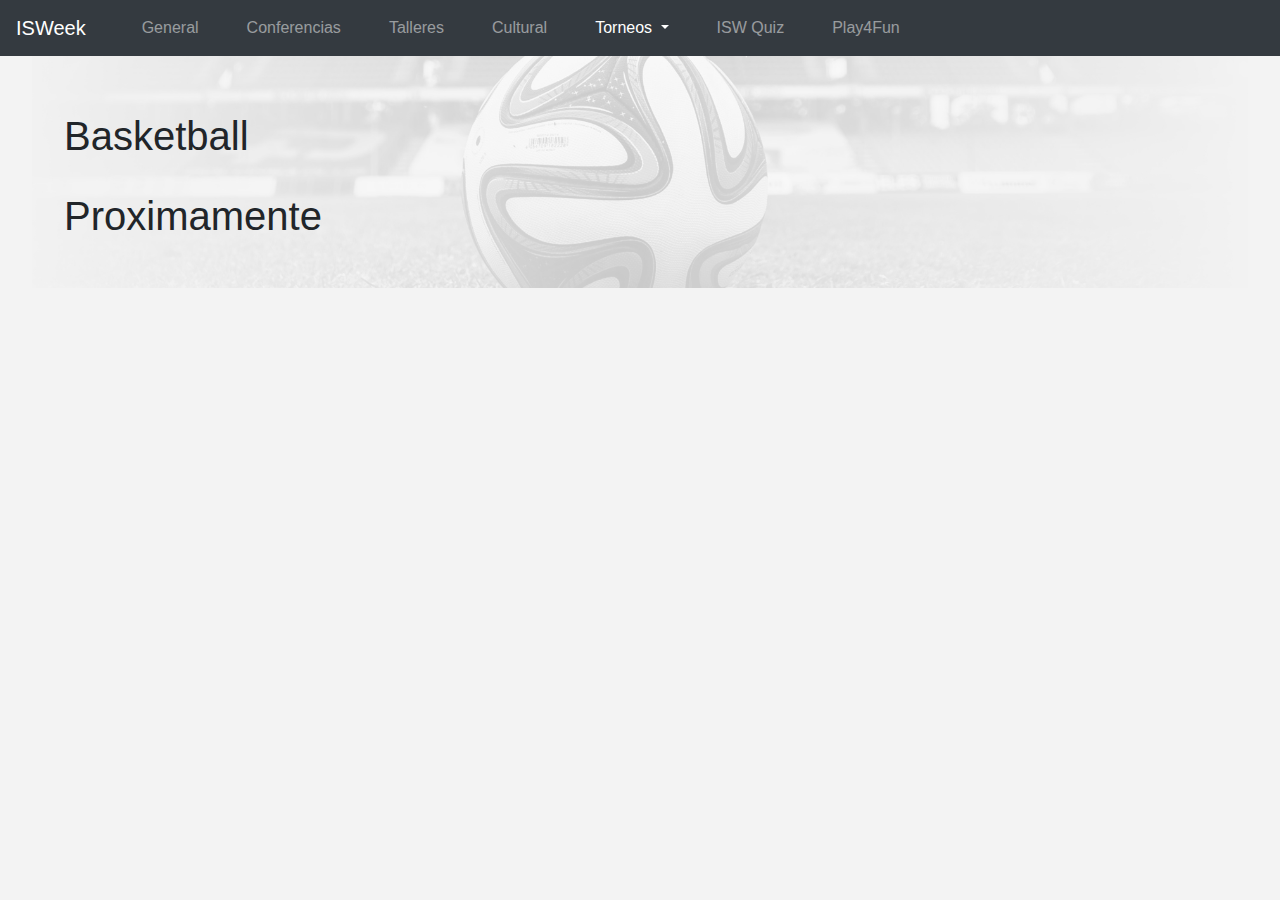
<file: basket.html>
<!doctype html>
<html lang="en">

<head>
    <!-- Required meta tags -->
    <meta charset="utf-8">
    <meta name="viewport" content="width=device-width, initial-scale=1, shrink-to-fit=no">

    <!-- Bootstrap CSS -->
    <link rel="stylesheet" href="https://maxcdn.bootstrapcdn.com/bootstrap/4.0.0/css/bootstrap.min.css" integrity="sha384-Gn5384xqQ1aoWXA+058RXPxPg6fy4IWvTNh0E263XmFcJlSAwiGgFAW/dAiS6JXm"
        crossorigin="anonymous">
        <link rel="stylesheet" href="https://cdn.jsdelivr.net/npm/animate.css@3.5.2/animate.min.css">
    <link href="style.css" rel="stylesheet">
    <title>Semana ISW</title>
</head>

<body id="altbody">
    <header>
        <nav class="navbar navbar-expand-lg navbar-dark bg-dark">
            <a class="navbar-brand" href="#">ISWeek</a>
            <button class="navbar-toggler" type="button" data-toggle="collapse" data-target="#navbarSupportedContent" aria-controls="navbarSupportedContent"
                aria-expanded="false" aria-label="Toggle navigation">
                <span class="navbar-toggler-icon"></span>
            </button>

            <div class="collapse navbar-collapse" id="navbarSupportedContent">
                <ul class="navbar-nav mr-auto">
                    <li class="nav-item">
                        <a class="nav-link" href="index.html">General
                            <span class="sr-only">(current)</span>
                        </a>
                    </li>
                    <li class="nav-item">
                        <a class="nav-link" href="conferencias.html">Conferencias</a>
                    </li>
                    <li class="nav-item">
                        <a class="nav-link" href="talleres.html">Talleres</a>
                    </li>
                    <li class="nav-item">
                        <a class="nav-link" href="cultural.html">Cultural</a>
                    </li>
                    <li class="nav-item dropdown active">
                        <a class="nav-link dropdown-toggle" href="#" id="navbarDropdown" role="button" data-toggle="dropdown" aria-haspopup="true"
                            aria-expanded="false">
                            Torneos
                        </a>
                        <div class="dropdown-menu" aria-labelledby="navbarDropdown">
                            <a class="dropdown-item" href="melee.html">Super Smash Bros. Melee</a>
                            <a class="dropdown-item" href="umvc.html">Ultimate Marvel VS Capcom 3</a>
                            <a class="dropdown-item" href="strikers.html">Super Mario Strikers</a>
                            <a class="dropdown-item" href="mariokart.html">Mario Kart</a>
                            <div class="dropdown-divider"></div>
                            <a class="dropdown-item" href="football.html">Football</a>
                            <a class="dropdown-item" href="basket.html">Basket</a>
                        </div>
                    </li>
                    <li class="nav-item">
                        <a class="nav-link" href="quiz.html">ISW Quiz</a>
                    </li>
                    <li class="nav-item">
                        <a class="nav-link" href="play.html">Play4Fun</a>
                    </li>
                    <!--Por si las moscas
                        <li class="nav-item">
                          <a class="nav-link disabled" href="#">Proximamente</a>
                        </li>-->
                </ul>
                <!-- Search pa cuando lo sepamos usar
                <form class="form-inline my-2 my-lg-0">
                    <input class="form-control mr-sm-2" type="search" placeholder="Search" aria-label="Search">
                    <button class="btn btn-outline-success my-2 my-sm-0" type="submit">Search</button>
                </form>-->
            </div>
        </nav>
    </header>
    <!--Aqui termina el Header y Navbar-->
    <div class="customcontainer football animated zoomIn altcolor">
        
        <br>
       
        <h1 class="h1">Basketball</h1>
        <br>
        <h1 class="h1">Proximamente</h1>
        <h1> 
        <!--Slideshow
        <div id="carouselExampleSlidesOnly" class="carousel slide meleeslide" data-ride="carousel">
            <div class="carousel-inner">
                <div class="carousel-item active">
                    <img class="d-block w-100" src="meleeslide1.png" alt="First slide">
                </div>
                <div class="carousel-item">
                    <img class="d-block w-100" src="meleeslide2.png" alt="Second slide">
                </div>
                <div class="carousel-item">
                    <img class="d-block w-100" src="meleeslide3.png" alt="Third slide">
                </div>
            </div>
        </div>-->
    </div>

    <!-- Optional JavaScript -->
    <!-- jQuery first, then Popper.js, then Bootstrap JS -->
    <script src="https://code.jquery.com/jquery-3.2.1.slim.min.js" integrity="sha384-KJ3o2DKtIkvYIK3UENzmM7KCkRr/rE9/Qpg6aAZGJwFDMVNA/GpGFF93hXpG5KkN"
        crossorigin="anonymous"></script>
    <script src="https://cdnjs.cloudflare.com/ajax/libs/popper.js/1.12.9/umd/popper.min.js" integrity="sha384-ApNbgh9B+Y1QKtv3Rn7W3mgPxhU9K/ScQsAP7hUibX39j7fakFPskvXusvfa0b4Q"
        crossorigin="anonymous"></script>
    <script src="https://maxcdn.bootstrapcdn.com/bootstrap/4.0.0/js/bootstrap.min.js" integrity="sha384-JZR6Spejh4U02d8jOt6vLEHfe/JQGiRRSQQxSfFWpi1MquVdAyjUar5+76PVCmYl"
        crossorigin="anonymous"></script>
</body>

</html>
</file>
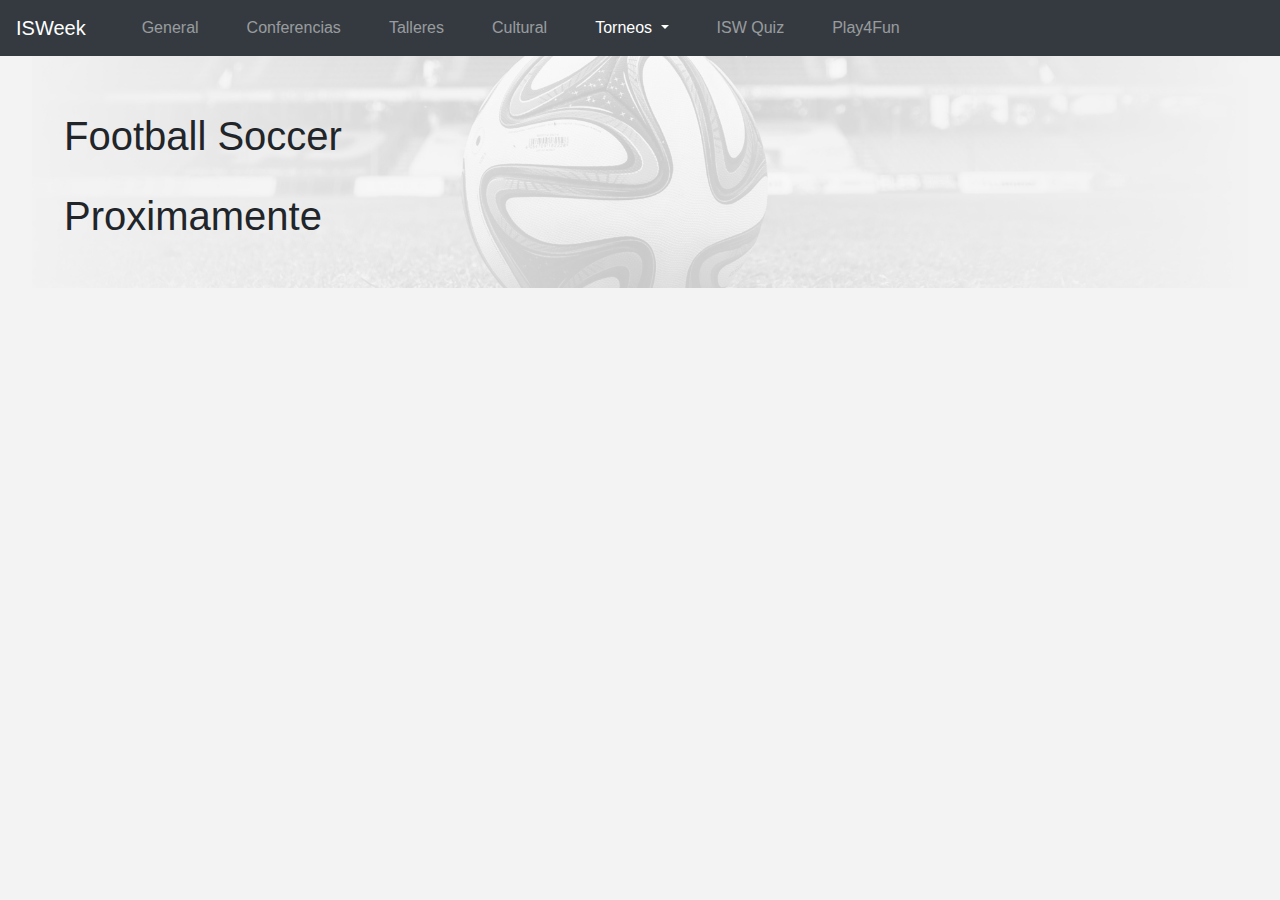
<file: football.html>
<!doctype html>
<html lang="en">

<head>
    <!-- Required meta tags -->
    <meta charset="utf-8">
    <meta name="viewport" content="width=device-width, initial-scale=1, shrink-to-fit=no">

    <!-- Bootstrap CSS -->
    <link rel="stylesheet" href="https://maxcdn.bootstrapcdn.com/bootstrap/4.0.0/css/bootstrap.min.css" integrity="sha384-Gn5384xqQ1aoWXA+058RXPxPg6fy4IWvTNh0E263XmFcJlSAwiGgFAW/dAiS6JXm"
        crossorigin="anonymous">
        <link rel="stylesheet" href="https://cdn.jsdelivr.net/npm/animate.css@3.5.2/animate.min.css">
    <link href="style.css" rel="stylesheet">
    <title>Semana ISW</title>
</head>

<body id="altbody">
    <header>
        <nav class="navbar navbar-expand-lg navbar-dark bg-dark">
            <a class="navbar-brand" href="#">ISWeek</a>
            <button class="navbar-toggler" type="button" data-toggle="collapse" data-target="#navbarSupportedContent" aria-controls="navbarSupportedContent"
                aria-expanded="false" aria-label="Toggle navigation">
                <span class="navbar-toggler-icon"></span>
            </button>

            <div class="collapse navbar-collapse" id="navbarSupportedContent">
                <ul class="navbar-nav mr-auto">
                    <li class="nav-item">
                        <a class="nav-link" href="index.html">General
                            <span class="sr-only">(current)</span>
                        </a>
                    </li>
                    <li class="nav-item">
                        <a class="nav-link" href="conferencias.html">Conferencias</a>
                    </li>
                    <li class="nav-item">
                        <a class="nav-link" href="talleres.html">Talleres</a>
                    </li>
                    <li class="nav-item">
                        <a class="nav-link" href="cultural.html">Cultural</a>
                    </li>
                    <li class="nav-item dropdown active">
                        <a class="nav-link dropdown-toggle" href="#" id="navbarDropdown" role="button" data-toggle="dropdown" aria-haspopup="true"
                            aria-expanded="false">
                            Torneos
                        </a>
                        <div class="dropdown-menu" aria-labelledby="navbarDropdown">
                            <a class="dropdown-item" href="melee.html">Super Smash Bros. Melee</a>
                            <a class="dropdown-item" href="umvc.html">Ultimate Marvel VS Capcom 3</a>
                            <a class="dropdown-item" href="strikers.html">Super Mario Strikers</a>
                            <a class="dropdown-item" href="mariokart.html">Mario Kart</a>
                            <div class="dropdown-divider"></div>
                            <a class="dropdown-item" href="football.html">Football</a>
                            <a class="dropdown-item" href="basket.html">Basket</a>
                        </div>
                    </li>
                    <li class="nav-item">
                        <a class="nav-link" href="quiz.html">ISW Quiz</a>
                    </li>
                    <li class="nav-item">
                        <a class="nav-link" href="play.html">Play4Fun</a>
                    </li>
                    <!--Por si las moscas
                        <li class="nav-item">
                          <a class="nav-link disabled" href="#">Proximamente</a>
                        </li>-->
                </ul>
                <!-- Search pa cuando lo sepamos usar
                <form class="form-inline my-2 my-lg-0">
                    <input class="form-control mr-sm-2" type="search" placeholder="Search" aria-label="Search">
                    <button class="btn btn-outline-success my-2 my-sm-0" type="submit">Search</button>
                </form>-->
            </div>
        </nav>
    </header>
    <!--Aqui termina el Header y Navbar-->
    <div class="customcontainer football animated zoomIn altcolor">
        
        <br>
       
        <h1 class="h1">Football Soccer</h1>
        <br>
        <h1 class="h1">Proximamente</h1>
        <h1> 
        <!--Slideshow
        <div id="carouselExampleSlidesOnly" class="carousel slide meleeslide" data-ride="carousel">
            <div class="carousel-inner">
                <div class="carousel-item active">
                    <img class="d-block w-100" src="meleeslide1.png" alt="First slide">
                </div>
                <div class="carousel-item">
                    <img class="d-block w-100" src="meleeslide2.png" alt="Second slide">
                </div>
                <div class="carousel-item">
                    <img class="d-block w-100" src="meleeslide3.png" alt="Third slide">
                </div>
            </div>
        </div>-->
    </div>

    <!-- Optional JavaScript -->
    <!-- jQuery first, then Popper.js, then Bootstrap JS -->
    <script src="https://code.jquery.com/jquery-3.2.1.slim.min.js" integrity="sha384-KJ3o2DKtIkvYIK3UENzmM7KCkRr/rE9/Qpg6aAZGJwFDMVNA/GpGFF93hXpG5KkN"
        crossorigin="anonymous"></script>
    <script src="https://cdnjs.cloudflare.com/ajax/libs/popper.js/1.12.9/umd/popper.min.js" integrity="sha384-ApNbgh9B+Y1QKtv3Rn7W3mgPxhU9K/ScQsAP7hUibX39j7fakFPskvXusvfa0b4Q"
        crossorigin="anonymous"></script>
    <script src="https://maxcdn.bootstrapcdn.com/bootstrap/4.0.0/js/bootstrap.min.js" integrity="sha384-JZR6Spejh4U02d8jOt6vLEHfe/JQGiRRSQQxSfFWpi1MquVdAyjUar5+76PVCmYl"
        crossorigin="anonymous"></script>
</body>

</html>
</file>
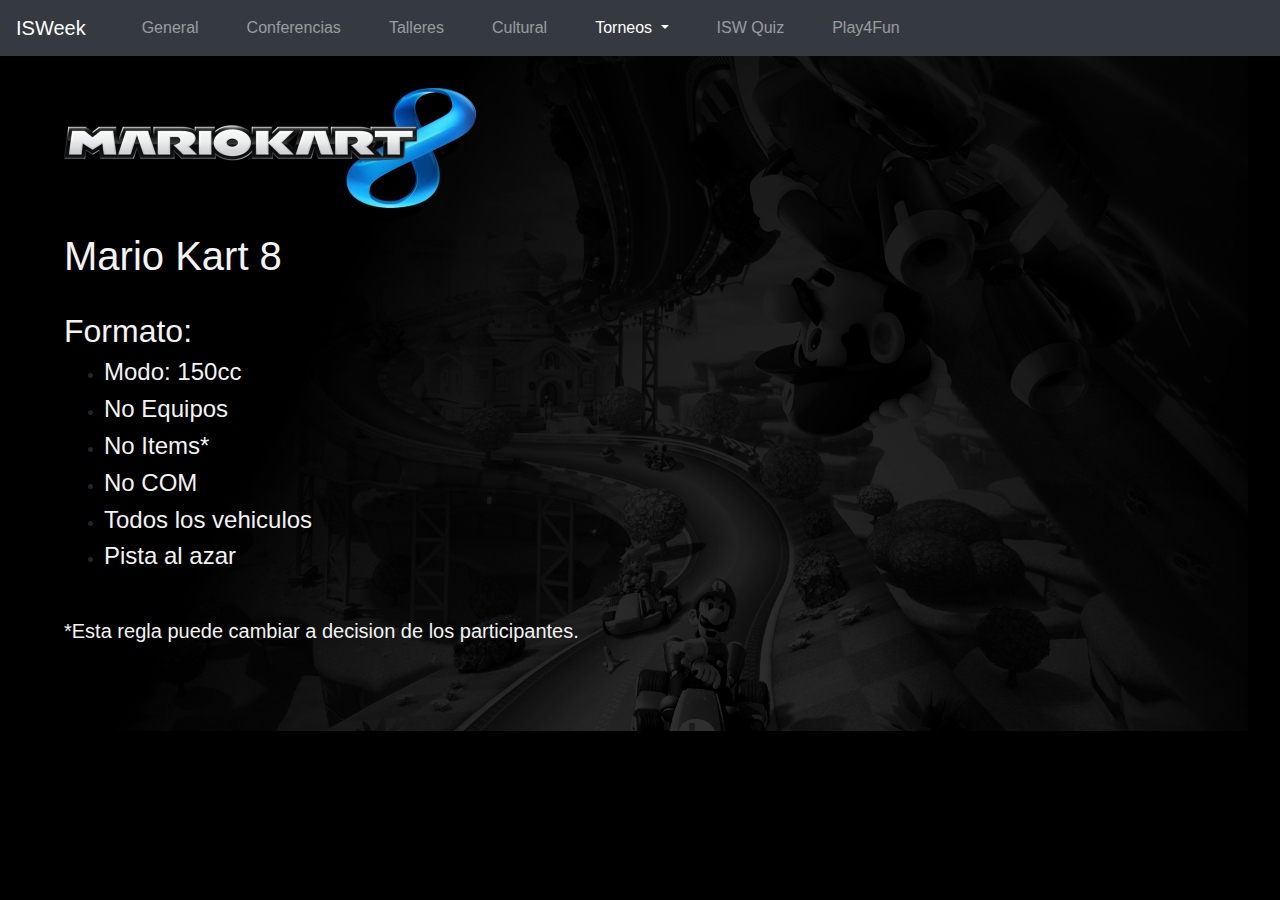
<file: mariokart.html>
<!doctype html>
<html lang="en">

<head>
    <!-- Required meta tags -->
    <meta charset="utf-8">
    <meta name="viewport" content="width=device-width, initial-scale=1, shrink-to-fit=no">

    <!-- Bootstrap CSS -->
    <link rel="stylesheet" href="https://maxcdn.bootstrapcdn.com/bootstrap/4.0.0/css/bootstrap.min.css" integrity="sha384-Gn5384xqQ1aoWXA+058RXPxPg6fy4IWvTNh0E263XmFcJlSAwiGgFAW/dAiS6JXm"
        crossorigin="anonymous">
    <link rel="stylesheet" href="https://cdn.jsdelivr.net/npm/animate.css@3.5.2/animate.min.css">
    <link href="style.css" rel="stylesheet">
    <title>Semana ISW</title>
</head>

<body>
    <header>
        <nav class="navbar navbar-expand-lg navbar-dark bg-dark">
            <a class="navbar-brand" href="#">ISWeek</a>
            <button class="navbar-toggler" type="button" data-toggle="collapse" data-target="#navbarSupportedContent" aria-controls="navbarSupportedContent"
                aria-expanded="false" aria-label="Toggle navigation">
                <span class="navbar-toggler-icon"></span>
            </button>

            <div class="collapse navbar-collapse" id="navbarSupportedContent">
                <ul class="navbar-nav mr-auto">
                    <li class="nav-item">
                        <a class="nav-link" href="index.html">General
                            <span class="sr-only">(current)</span>
                        </a>
                    </li>
                    <li class="nav-item">
                        <a class="nav-link" href="conferencias.html">Conferencias</a>
                    </li>
                    <li class="nav-item">
                        <a class="nav-link" href="talleres.html">Talleres</a>
                    </li>
                    <li class="nav-item">
                        <a class="nav-link" href="culturales.html">Cultural</a>
                    </li>
                    <li class="nav-item dropdown active">
                        <a class="nav-link dropdown-toggle" href="#" id="navbarDropdown" role="button" data-toggle="dropdown" aria-haspopup="true"
                            aria-expanded="false">
                            Torneos
                        </a>
                        <div class="dropdown-menu" aria-labelledby="navbarDropdown">
                            <a class="dropdown-item" href="melee.html">Super Smash Bros. Melee</a>
                            <a class="dropdown-item" href="umvc.html">Ultimate Marvel VS Capcom 3</a>
                            <a class="dropdown-item" href="strikers.html">Super Mario Strikers</a>
                            <a class="dropdown-item" href="mariokart.html">Mario Kart</a>
                            <div class="dropdown-divider"></div>
                            <a class="dropdown-item" href="football.html">Football</a>
                            <a class="dropdown-item" href="basket.html">Basket</a>
                        </div>
                    </li>
                    <li class="nav-item">
                        <a class="nav-link" href="quiz.html">ISW Quiz</a>
                    </li>
                    <li class="nav-item">
                        <a class="nav-link" href="play.html">Play4Fun</a>
                    </li>
                    <!--Por si las moscas
                        <li class="nav-item">
                          <a class="nav-link disabled" href="#">Proximamente</a>
                        </li>-->
                </ul>
                <!-- Search pa cuando lo sepamos usar
                <form class="form-inline my-2 my-lg-0">
                    <input class="form-control mr-sm-2" type="search" placeholder="Search" aria-label="Search">
                    <button class="btn btn-outline-success my-2 my-sm-0" type="submit">Search</button>
                </form>-->
            </div>
        </nav>
    </header>
    <!--Aqui termina el Header y Navbar-->
    <div class="customcontainer mariokart animated zoomIn">
        <img class="logo logomariokart" src="mariokartlogo.png">
        <br>
        <h1>Mario Kart 8</h1>
        <br>
        <h2>Formato: </h2>
        <ul>
            <li>
                <h4>Modo: 150cc</h4>
            </li>
            <li>
                <h4>No Equipos</h4>
            </li>
            <li>
                <h4>No Items*</h4>
            </li>
            <li>
                <h4>No COM</h4>
            </li>
            <li>
                <h4>Todos los vehiculos</h4>
            </li>
            <li>
                <h4>Pista al azar</h4>
            </li>
        </ul>
        <br>
        <h5>*Esta regla puede cambiar a decision de los participantes.</h5>
        <br>
        <br>

        <!--Slideshow
        <div id="carouselExampleSlidesOnly" class="carousel slide meleeslide" data-ride="carousel">
            <div class="carousel-inner">
                <div class="carousel-item active">
                    <img class="d-block w-100" src="meleeslide1.png" alt="First slide">
                </div>
                <div class="carousel-item">
                    <img class="d-block w-100" src="meleeslide2.png" alt="Second slide">
                </div>
                <div class="carousel-item">
                    <img class="d-block w-100" src="meleeslide3.png" alt="Third slide">
                </div>
            </div>
        </div>-->
    </div>

    <!-- Optional JavaScript -->
    <!-- jQuery first, then Popper.js, then Bootstrap JS -->
    <script src="https://code.jquery.com/jquery-3.2.1.slim.min.js" integrity="sha384-KJ3o2DKtIkvYIK3UENzmM7KCkRr/rE9/Qpg6aAZGJwFDMVNA/GpGFF93hXpG5KkN"
        crossorigin="anonymous"></script>
    <script src="https://cdnjs.cloudflare.com/ajax/libs/popper.js/1.12.9/umd/popper.min.js" integrity="sha384-ApNbgh9B+Y1QKtv3Rn7W3mgPxhU9K/ScQsAP7hUibX39j7fakFPskvXusvfa0b4Q"
        crossorigin="anonymous"></script>
    <script src="https://maxcdn.bootstrapcdn.com/bootstrap/4.0.0/js/bootstrap.min.js" integrity="sha384-JZR6Spejh4U02d8jOt6vLEHfe/JQGiRRSQQxSfFWpi1MquVdAyjUar5+76PVCmYl"
        crossorigin="anonymous"></script>
</body>

</html>
</file>
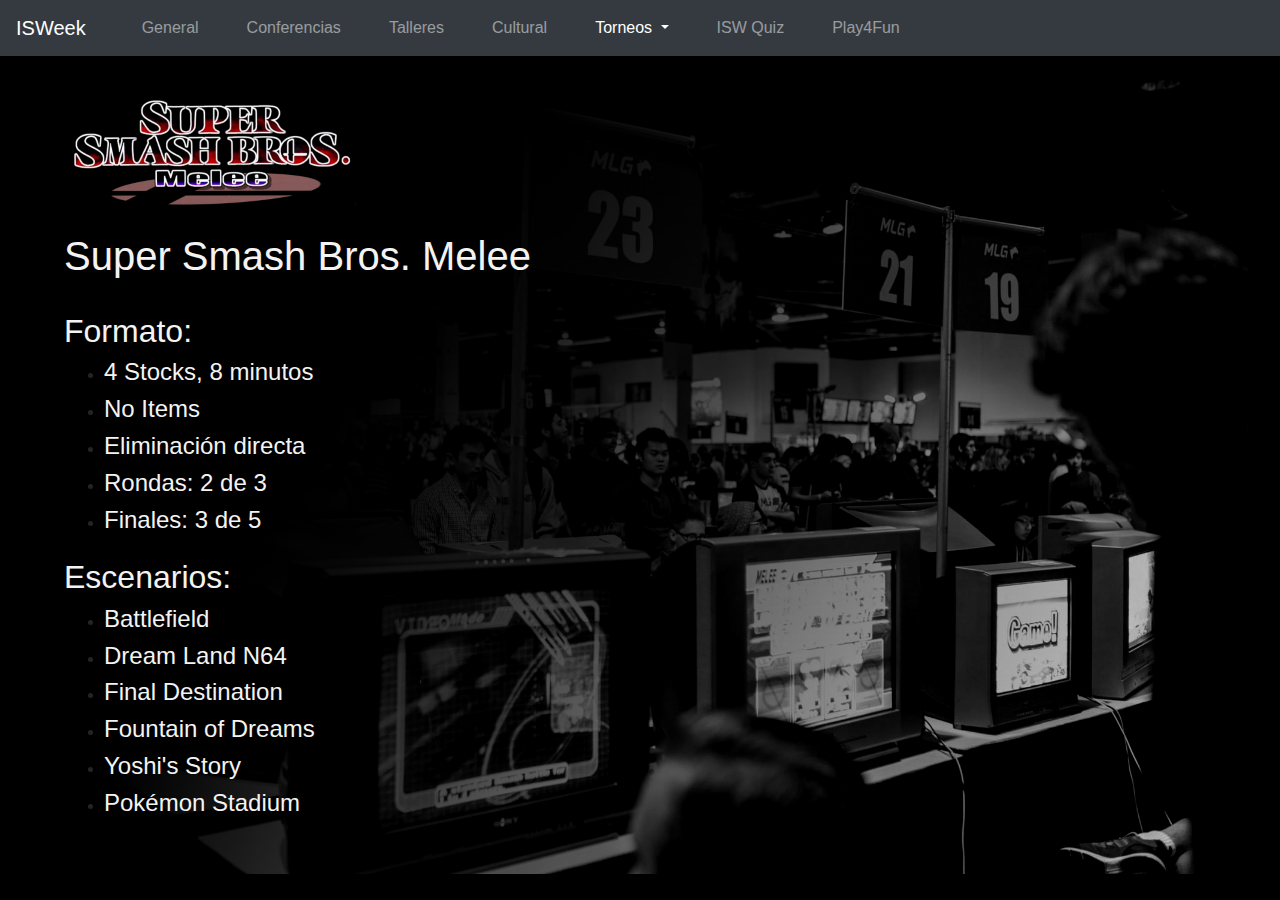
<file: melee.html>
<!doctype html>
<html lang="en">

<head>
    <!-- Required meta tags -->
    <meta charset="utf-8">
    <meta name="viewport" content="width=device-width, initial-scale=1, shrink-to-fit=no">

    <!-- Bootstrap CSS -->
    <link rel="stylesheet" href="https://maxcdn.bootstrapcdn.com/bootstrap/4.0.0/css/bootstrap.min.css" integrity="sha384-Gn5384xqQ1aoWXA+058RXPxPg6fy4IWvTNh0E263XmFcJlSAwiGgFAW/dAiS6JXm"
        crossorigin="anonymous">
        <link rel="stylesheet" href="https://cdn.jsdelivr.net/npm/animate.css@3.5.2/animate.min.css">
    <link href="style.css" rel="stylesheet">
    <title>Semana ISW</title>
</head>

<body>
    <header>
        <nav class="navbar navbar-expand-lg navbar-dark bg-dark">
            <a class="navbar-brand" href="#">ISWeek</a>
            <button class="navbar-toggler" type="button" data-toggle="collapse" data-target="#navbarSupportedContent" aria-controls="navbarSupportedContent"
                aria-expanded="false" aria-label="Toggle navigation">
                <span class="navbar-toggler-icon"></span>
            </button>

            <div class="collapse navbar-collapse" id="navbarSupportedContent">
                <ul class="navbar-nav mr-auto">
                    <li class="nav-item">
                        <a class="nav-link" href="index.html">General
                            <span class="sr-only">(current)</span>
                        </a>
                    </li>
                    <li class="nav-item">
                        <a class="nav-link" href="conferencias.html">Conferencias</a>
                    </li>
                    <li class="nav-item">
                        <a class="nav-link" href="talleres.html">Talleres</a>
                    </li>
                    <li class="nav-item">
                        <a class="nav-link" href="culturales.html">Cultural</a>
                    </li>
                    <li class="nav-item dropdown active">
                        <a class="nav-link dropdown-toggle" href="#" id="navbarDropdown" role="button" data-toggle="dropdown" aria-haspopup="true"
                            aria-expanded="false">
                            Torneos
                        </a>
                        <div class="dropdown-menu" aria-labelledby="navbarDropdown">
                            <a class="dropdown-item" href="melee.html">Super Smash Bros. Melee</a>
                            <a class="dropdown-item" href="umvc.html">Ultimate Marvel VS Capcom 3</a>
                            <a class="dropdown-item" href="strikers.html">Super Mario Strikers</a>
                            <a class="dropdown-item" href="mariokart.html">Mario Kart</a>
                            <div class="dropdown-divider"></div>
                            <a class="dropdown-item" href="football.html">Football</a>
                            <a class="dropdown-item" href="basket.html">Basket</a>
                        </div>
                    </li>
                    <li class="nav-item">
                        <a class="nav-link" href="quiz.html">ISW Quiz</a>
                    </li>
                    <li class="nav-item">
                        <a class="nav-link" href="play.html">Play4Fun</a>
                    </li>
                    <!--Por si las moscas
                        <li class="nav-item">
                          <a class="nav-link disabled" href="#">Proximamente</a>
                        </li>-->
                </ul>
                <!-- Search pa cuando lo sepamos usar
                <form class="form-inline my-2 my-lg-0">
                    <input class="form-control mr-sm-2" type="search" placeholder="Search" aria-label="Search">
                    <button class="btn btn-outline-success my-2 my-sm-0" type="submit">Search</button>
                </form>-->
            </div>
        </nav>
    </header>
    <!--Aqui termina el Header y Navbar-->
    <div class="customcontainer melee animated zoomIn">
        <img class="logo" src="meleelogo.png">
        <br>
        <h1>Super Smash Bros. Melee</h1>
        <br>
        <h2>Formato: </h2>
        <ul>
            <li>
                <h4>4 Stocks, 8 minutos</h4>
            </li>
            <li>
                <h4>No Items</h4>
            </li>
            <li>
                <h4>Eliminación directa</h4>
            </li>
            <li>
                <h4>Rondas: 2 de 3</h4>
            </li>
            <li>
                <h4>Finales: 3 de 5</h4>
            </li>
        </ul>
        <h2>Escenarios: </h2>
        <ul>
            <li>
                <h4>Battlefield</h4>
            </li>
            <li>
                <h4>Dream Land N64</h4>
            </li>
            <li>
                <h4>Final Destination</h4>
            </li>
            <li>
                <h4>Fountain of Dreams</h4>
            </li>
            <li>
                <h4>Yoshi's Story</h4>
            </li>
            <li>
                <h4>Pokémon Stadium</h4>
            </li>
        </ul>
        <!--Slideshow
        <div id="carouselExampleSlidesOnly" class="carousel slide meleeslide" data-ride="carousel">
            <div class="carousel-inner">
                <div class="carousel-item active">
                    <img class="d-block w-100" src="meleeslide1.png" alt="First slide">
                </div>
                <div class="carousel-item">
                    <img class="d-block w-100" src="meleeslide2.png" alt="Second slide">
                </div>
                <div class="carousel-item">
                    <img class="d-block w-100" src="meleeslide3.png" alt="Third slide">
                </div>
            </div>
        </div>-->
    </div>

    <!-- Optional JavaScript -->
    <!-- jQuery first, then Popper.js, then Bootstrap JS -->
    <script src="https://code.jquery.com/jquery-3.2.1.slim.min.js" integrity="sha384-KJ3o2DKtIkvYIK3UENzmM7KCkRr/rE9/Qpg6aAZGJwFDMVNA/GpGFF93hXpG5KkN"
        crossorigin="anonymous"></script>
    <script src="https://cdnjs.cloudflare.com/ajax/libs/popper.js/1.12.9/umd/popper.min.js" integrity="sha384-ApNbgh9B+Y1QKtv3Rn7W3mgPxhU9K/ScQsAP7hUibX39j7fakFPskvXusvfa0b4Q"
        crossorigin="anonymous"></script>
    <script src="https://maxcdn.bootstrapcdn.com/bootstrap/4.0.0/js/bootstrap.min.js" integrity="sha384-JZR6Spejh4U02d8jOt6vLEHfe/JQGiRRSQQxSfFWpi1MquVdAyjUar5+76PVCmYl"
        crossorigin="anonymous"></script>
</body>

</html>
</file>
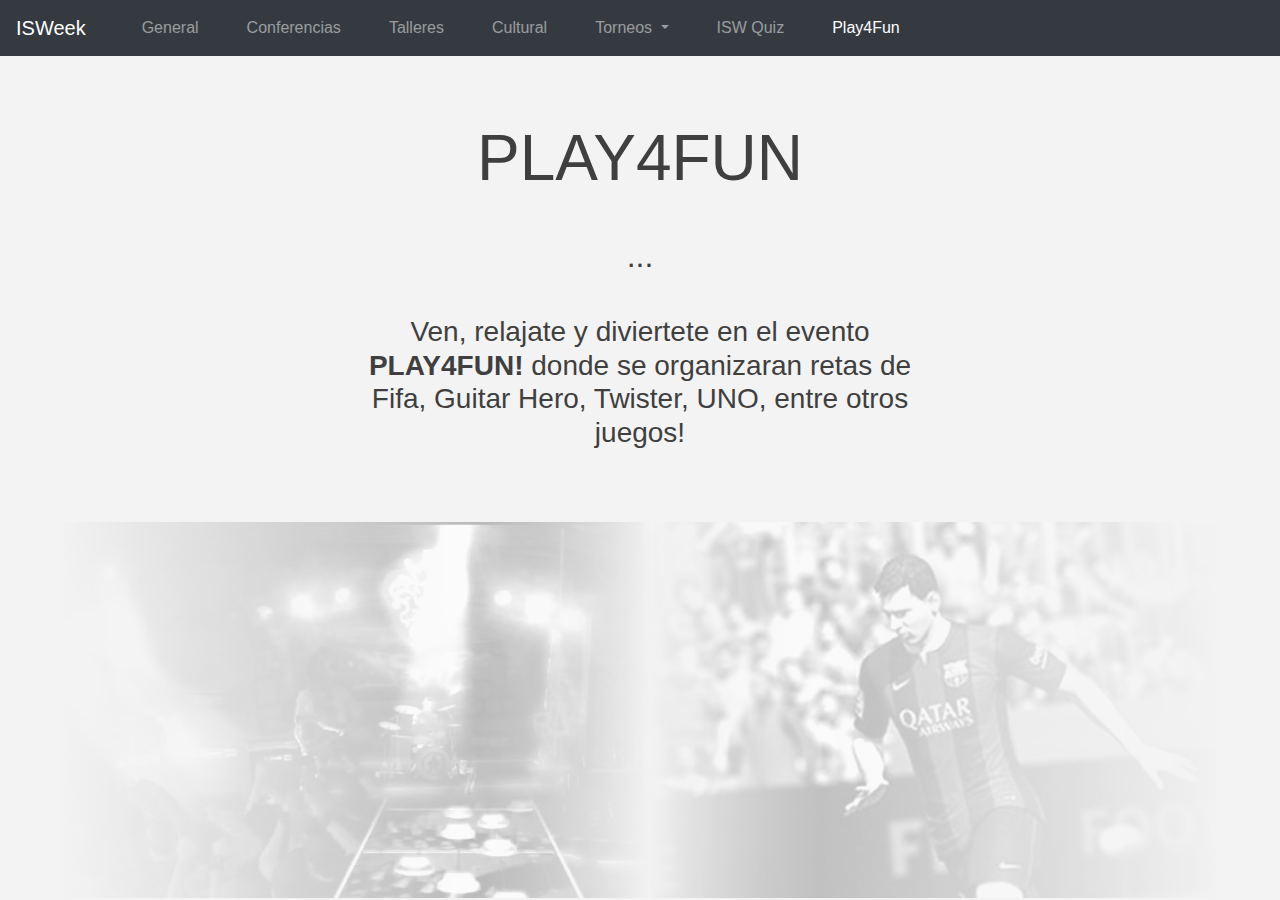
<file: play.html>
<!doctype html>
<html lang="en">

<head>
    <!-- Required meta tags -->
    <meta charset="utf-8">
    <meta name="viewport" content="width=device-width, initial-scale=1, shrink-to-fit=no">

    <!-- Bootstrap CSS -->
    <link rel="stylesheet" href="https://maxcdn.bootstrapcdn.com/bootstrap/4.0.0/css/bootstrap.min.css" integrity="sha384-Gn5384xqQ1aoWXA+058RXPxPg6fy4IWvTNh0E263XmFcJlSAwiGgFAW/dAiS6JXm"
        crossorigin="anonymous">
    <link rel="stylesheet" href="https://cdn.jsdelivr.net/npm/animate.css@3.5.2/animate.min.css">
    <link href="style.css" rel="stylesheet">
    <link href="quizstyle.css" rel="stylesheet">
    <title>Semana ISW</title>
</head>

<body>
    <header>
        <nav class="navbar navbar-expand-lg navbar-dark bg-dark">
            <a class="navbar-brand" href="#">ISWeek</a>
            <button class="navbar-toggler" type="button" data-toggle="collapse" data-target="#navbarSupportedContent" aria-controls="navbarSupportedContent"
                aria-expanded="false" aria-label="Toggle navigation">
                <span class="navbar-toggler-icon"></span>
            </button>

            <div class="collapse navbar-collapse" id="navbarSupportedContent">
                <ul class="navbar-nav mr-auto">
                    <li class="nav-item">
                        <a class="nav-link" href="index.html">General
                            <span class="sr-only">(current)</span>
                        </a>
                    </li>
                    <li class="nav-item">
                        <a class="nav-link" href="conferencias.html">Conferencias</a>
                    </li>
                    <li class="nav-item">
                        <a class="nav-link" href="talleres.html">Talleres</a>
                    </li>
                    <li class="nav-item">
                        <a class="nav-link" href="culturales.html">Cultural</a>
                    </li>
                    <li class="nav-item dropdown">
                        <a class="nav-link dropdown-toggle" href="#" id="navbarDropdown" role="button" data-toggle="dropdown" aria-haspopup="true"
                            aria-expanded="false">
                            Torneos
                        </a>
                        <div class="dropdown-menu" aria-labelledby="navbarDropdown">
                            <a class="dropdown-item" href="melee.html">Super Smash Bros. Melee</a>
                            <a class="dropdown-item" href="umvc.html">Ultimate Marvel VS Capcom 3</a>
                            <a class="dropdown-item" href="strikers.html">Super Mario Strikers</a>
                            <a class="dropdown-item" href="mariokart.html">Mario Kart</a>
                            <div class="dropdown-divider"></div>
                            <a class="dropdown-item" href="football.html">Football</a>
                            <a class="dropdown-item" href="basket.html">Basket</a>
                        </div>
                    </li>
                    <li class="nav-item">
                        <a class="nav-link" href="quiz.html">ISW Quiz</a>
                    </li>
                    <li class="nav-item active">
                        <a class="nav-link" href="play.html">Play4Fun</a>
                    </li>
                    <!--Por si las moscas
                        <li class="nav-item">
                          <a class="nav-link disabled" href="#">Proximamente</a>
                        </li>-->
                </ul>
                <!-- Search pa cuando lo sepamos usar
                <form class="form-inline my-2 my-lg-0">
                    <input class="form-control mr-sm-2" type="search" placeholder="Search" aria-label="Search">
                    <button class="btn btn-outline-success my-2 my-sm-0" type="submit">Search</button>
                </form>-->
            </div>
        </nav>
    </header>
    <!--Aqui termina el Header y Navbar-->
    <div class="customcontainerquix">
        <div class="customcontainerquiz">
            <div class="quizcontainer firstcontainer">
                <br>
                <h1 class="animated zoomIn">PLAY4FUN</h1>
                <br>
            </div>
            <div class="quizcontainer">
                <br>
                <h2>...</h2>
                <br>
            </div>
            <div class="quizcontainer lastcontainer">
                <br>
                <h3 class="alternativequizcontainer">Ven, relajate y diviertete en el evento
                    <strong>PLAY4FUN!</strong> donde se organizaran retas de Fifa, Guitar Hero, Twister, UNO, entre otros juegos!</h3>
                <br>
            </div>
        </div>
        <div class="customcontainerquiz play4fun">
            <div class="quizcontainer">
                <br>
                <br>
                <br>
            </div>
            <div class="quizcontainer">
                
                <br>
                <!--
                <h3 class="alternativequizcontainer">¿Quieres recomendarnos algun juego o actividad para <strong>PLAY4FUN</strong>?</h3>
                <h2>¡Contactanos!</h2>-->
                <br>
                <br>
            </div>
            <div class="quizcontainer">
                <br>
                <br>
                <br>
            </div>
        </div>
        <!--
        <div class="customcontainerquiz">
            <div class="quizcontainer">
                <br>
            </div>
            <div class="quizcontainer cardcontainer">
                <div class="card" style="width: 18rem;">
                    <img class="card-img-top" src="testcard.png" alt="Card image cap">
                    
                    <p class="card-text customcardtext">Some quick example text to build on the card title and make up the bulk of the card's content.</p>
                    
                </div>
                <div class="card" style="width: 18rem;">
                    <img class="card-img-top" src="testcard.png" alt="Card image cap">
                    
                </div>
                <div class="card" style="width: 18rem;">
                    <img class="card-img-top" src="testcard.png" alt="Card image cap">
                    
                </div>
                <div class="card" style="width: 18rem;">
                    <img class="card-img-top" src="testcard.png" alt="Card image cap">
                </div>
                <br>
            </div>
            <div class="quizcontainer">
                <br>
                <br>
                <br>
            </div>
        </div>-->

    </div>

    <!-- Optional JavaScript -->
    <!-- jQuery first, then Popper.js, then Bootstrap JS -->
    <script src="https://code.jquery.com/jquery-3.2.1.slim.min.js" integrity="sha384-KJ3o2DKtIkvYIK3UENzmM7KCkRr/rE9/Qpg6aAZGJwFDMVNA/GpGFF93hXpG5KkN"
        crossorigin="anonymous"></script>
    <script src="https://cdnjs.cloudflare.com/ajax/libs/popper.js/1.12.9/umd/popper.min.js" integrity="sha384-ApNbgh9B+Y1QKtv3Rn7W3mgPxhU9K/ScQsAP7hUibX39j7fakFPskvXusvfa0b4Q"
        crossorigin="anonymous"></script>
    <script src="https://maxcdn.bootstrapcdn.com/bootstrap/4.0.0/js/bootstrap.min.js" integrity="sha384-JZR6Spejh4U02d8jOt6vLEHfe/JQGiRRSQQxSfFWpi1MquVdAyjUar5+76PVCmYl"
        crossorigin="anonymous"></script>
</body>

</html>
</file>
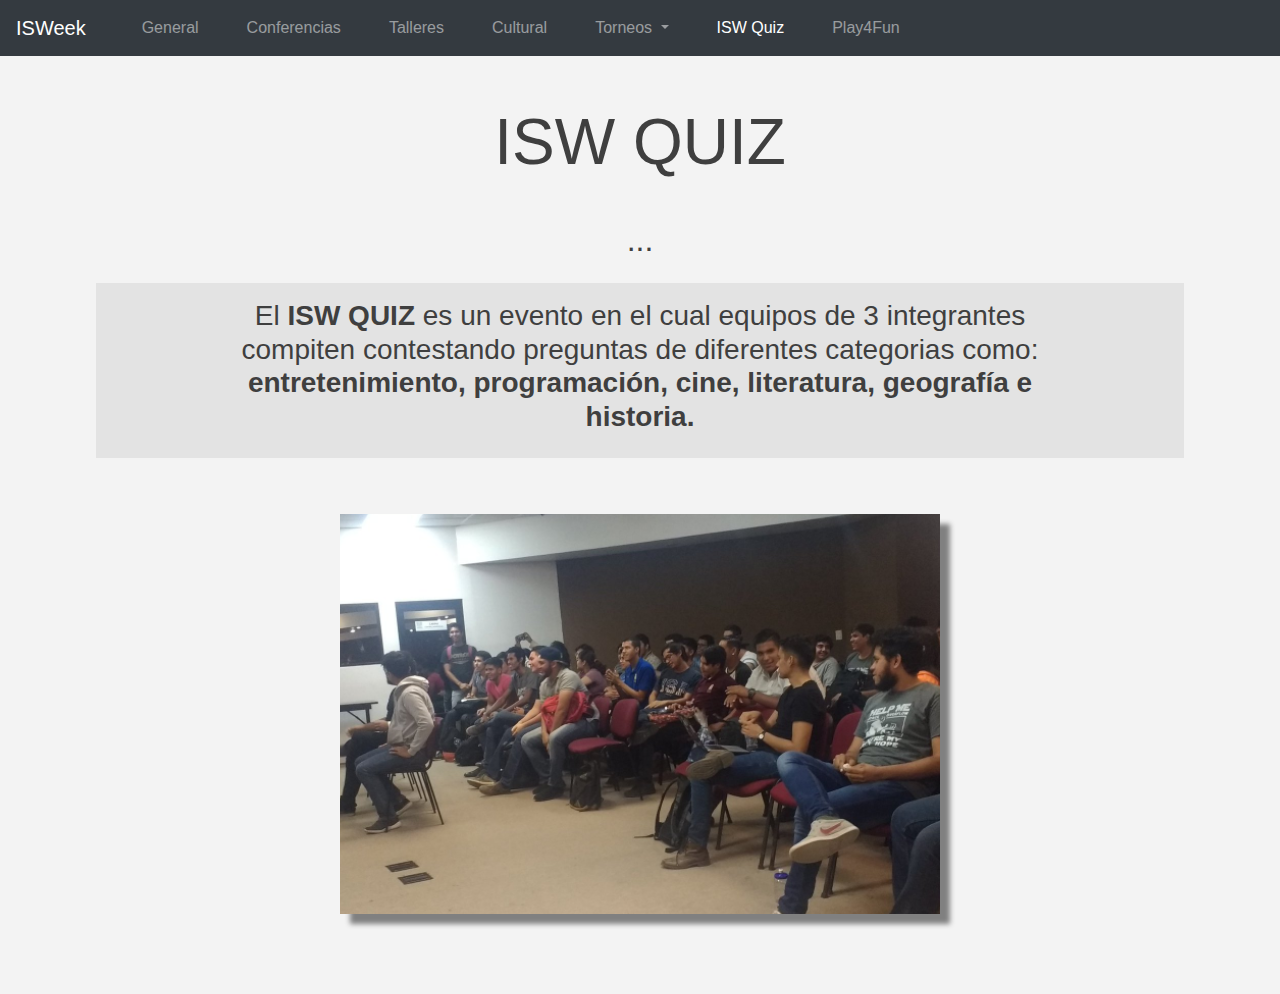
<file: quiz.html>
<!doctype html>
<html lang="en">

<head>
    <!-- Required meta tags -->
    <meta charset="utf-8">
    <meta name="viewport" content="width=device-width, initial-scale=1, shrink-to-fit=no">

    <!-- Bootstrap CSS -->
    <link rel="stylesheet" href="https://maxcdn.bootstrapcdn.com/bootstrap/4.0.0/css/bootstrap.min.css" integrity="sha384-Gn5384xqQ1aoWXA+058RXPxPg6fy4IWvTNh0E263XmFcJlSAwiGgFAW/dAiS6JXm"
        crossorigin="anonymous">
        <link rel="stylesheet" href="https://cdn.jsdelivr.net/npm/animate.css@3.5.2/animate.min.css">
    <link href="style.css" rel="stylesheet">
    <link href="quizstyle.css" rel="stylesheet">
    <title>Semana ISW</title>
</head>

<body>
    <header>
        <nav class="navbar navbar-expand-lg navbar-dark bg-dark">
            <a class="navbar-brand" href="#">ISWeek</a>
            <button class="navbar-toggler" type="button" data-toggle="collapse" data-target="#navbarSupportedContent" aria-controls="navbarSupportedContent"
                aria-expanded="false" aria-label="Toggle navigation">
                <span class="navbar-toggler-icon"></span>
            </button>

            <div class="collapse navbar-collapse" id="navbarSupportedContent">
                <ul class="navbar-nav mr-auto">
                    <li class="nav-item">
                        <a class="nav-link" href="index.html">General
                            <span class="sr-only">(current)</span>
                        </a>
                    </li>
                    <li class="nav-item">
                        <a class="nav-link" href="conferencias.html">Conferencias</a>
                    </li>
                    <li class="nav-item">
                        <a class="nav-link" href="talleres.html">Talleres</a>
                    </li>
                    <li class="nav-item">
                        <a class="nav-link" href="culturales.html">Cultural</a>
                    </li>
                    <li class="nav-item dropdown">
                        <a class="nav-link dropdown-toggle" href="#" id="navbarDropdown" role="button" data-toggle="dropdown" aria-haspopup="true"
                            aria-expanded="false">
                            Torneos
                        </a>
                        <div class="dropdown-menu" aria-labelledby="navbarDropdown">
                            <a class="dropdown-item" href="melee.html">Super Smash Bros. Melee</a>
                            <a class="dropdown-item" href="umvc.html">Ultimate Marvel VS Capcom 3</a>
                            <a class="dropdown-item" href="strikers.html">Super Mario Strikers</a>
                            <a class="dropdown-item" href="mariokart.html">Mario Kart</a>
                            <div class="dropdown-divider"></div>
                            <a class="dropdown-item" href="football.html">Football</a>
                            <a class="dropdown-item" href="basket.html">Basket</a>
                        </div>
                    </li>
                    <li class="nav-item active">
                        <a class="nav-link" href="quiz.html">ISW Quiz</a>
                    </li>
                    <li class="nav-item">
                        <a class="nav-link" href="play.html">Play4Fun</a>
                    </li>
                    <!--Por si las moscas
                        <li class="nav-item">
                          <a class="nav-link disabled" href="#">Proximamente</a>
                        </li>-->
                </ul>
                <!-- Search pa cuando lo sepamos usar
                <form class="form-inline my-2 my-lg-0">
                    <input class="form-control mr-sm-2" type="search" placeholder="Search" aria-label="Search">
                    <button class="btn btn-outline-success my-2 my-sm-0" type="submit">Search</button>
                </form>-->
            </div>
        </nav>
    </header>
    <!--Aqui termina el Header y Navbar-->
    <div class="customcontainerquiz">
        <div class="quizcontainer">
            <br>
            <h1 class="animated zoomIn">ISW QUIZ</h1>
            <br>
        </div>
        <div class="quizcontainer">
            <br>
            <h2>...</h2>
            <br>
        </div>
        <div class="quizcontainer alternativecontainer">
            <br>
            <h3>El <strong>ISW QUIZ</strong> es un evento en el cual equipos de 3 integrantes compiten contestando
            preguntas de diferentes categorias como: <strong>entretenimiento, programación, cine, literatura, geografía e
            historia.</strong></h3>
            <br>
        </div>
        <div class="quizcontainer">
            <br>
        </div>
        <div class="slideshowcontainer">
            <div id="carouselExampleSlidesOnly" class="carousel slide meleeslide slideshow" data-ride="carousel">
                <div class="carousel-inner">
                    <div class="carousel-item active">
                        <img class="d-block w-100" src="quizslide1.png" alt="First slide">
                    </div>
                    <div class="carousel-item">
                        <img class="d-block w-100" src="quizslide2.png" alt="Second slide">
                    </div>
                    <div class="carousel-item">
                        <img class="d-block w-100" src="quizslide3.png" alt="Third slide">
                    </div>
                </div>
            </div>
        </div>
    </div>

    <!-- Optional JavaScript -->
    <!-- jQuery first, then Popper.js, then Bootstrap JS -->
    <script src="https://code.jquery.com/jquery-3.2.1.slim.min.js" integrity="sha384-KJ3o2DKtIkvYIK3UENzmM7KCkRr/rE9/Qpg6aAZGJwFDMVNA/GpGFF93hXpG5KkN"
        crossorigin="anonymous"></script>
    <script src="https://cdnjs.cloudflare.com/ajax/libs/popper.js/1.12.9/umd/popper.min.js" integrity="sha384-ApNbgh9B+Y1QKtv3Rn7W3mgPxhU9K/ScQsAP7hUibX39j7fakFPskvXusvfa0b4Q"
        crossorigin="anonymous"></script>
    <script src="https://maxcdn.bootstrapcdn.com/bootstrap/4.0.0/js/bootstrap.min.js" integrity="sha384-JZR6Spejh4U02d8jOt6vLEHfe/JQGiRRSQQxSfFWpi1MquVdAyjUar5+76PVCmYl"
        crossorigin="anonymous"></script>
</body>

</html>
</file>
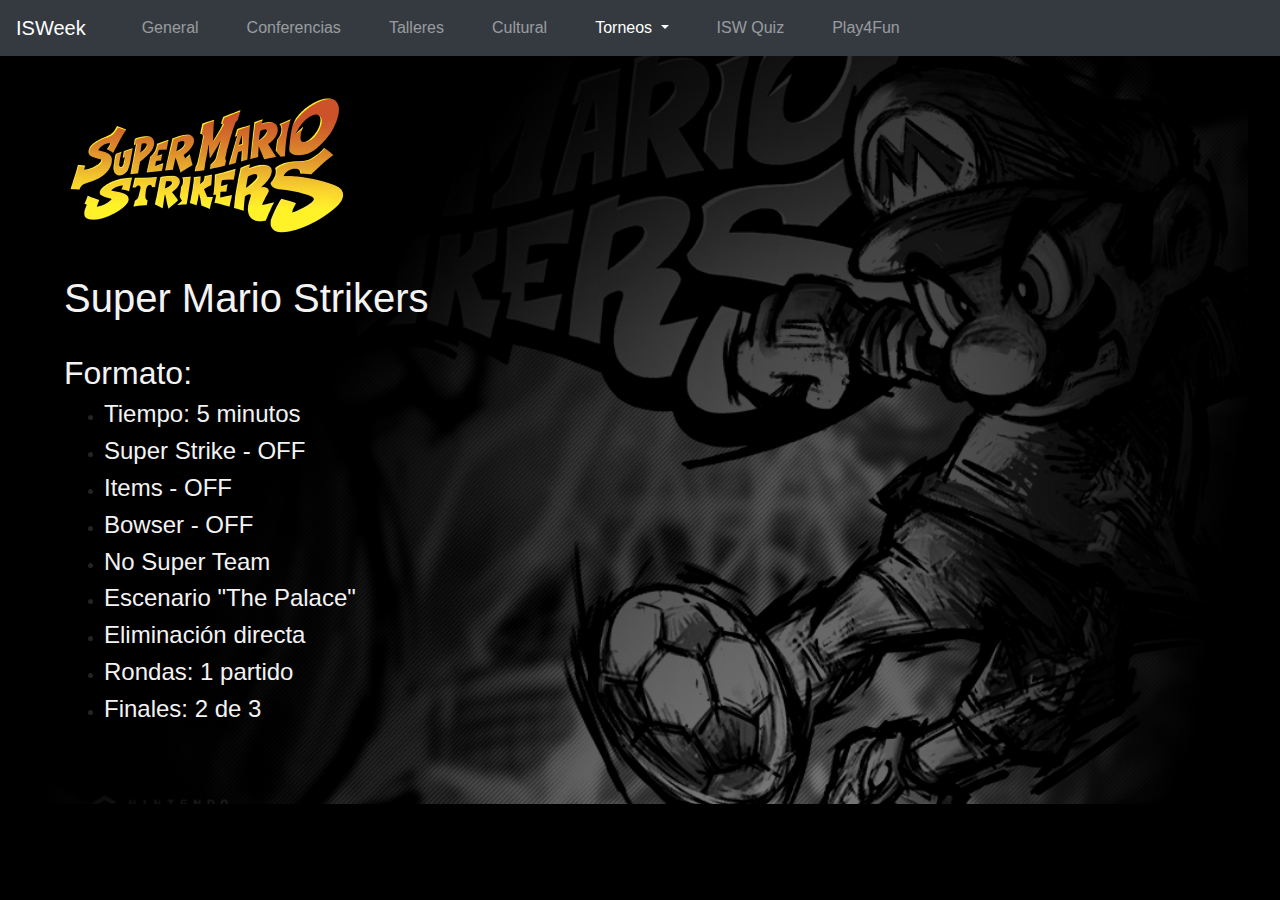
<file: strikers.html>
<!doctype html>
<html lang="en">

<head>
    <!-- Required meta tags -->
    <meta charset="utf-8">
    <meta name="viewport" content="width=device-width, initial-scale=1, shrink-to-fit=no">

    <!-- Bootstrap CSS -->
    <link rel="stylesheet" href="https://maxcdn.bootstrapcdn.com/bootstrap/4.0.0/css/bootstrap.min.css" integrity="sha384-Gn5384xqQ1aoWXA+058RXPxPg6fy4IWvTNh0E263XmFcJlSAwiGgFAW/dAiS6JXm"
        crossorigin="anonymous">
        <link rel="stylesheet" href="https://cdn.jsdelivr.net/npm/animate.css@3.5.2/animate.min.css">
    <link href="style.css" rel="stylesheet">
    <title>Semana ISW</title>
</head>

<body>
    <header>
        <nav class="navbar navbar-expand-lg navbar-dark bg-dark">
            <a class="navbar-brand" href="#">ISWeek</a>
            <button class="navbar-toggler" type="button" data-toggle="collapse" data-target="#navbarSupportedContent" aria-controls="navbarSupportedContent"
                aria-expanded="false" aria-label="Toggle navigation">
                <span class="navbar-toggler-icon"></span>
            </button>

            <div class="collapse navbar-collapse" id="navbarSupportedContent">
                <ul class="navbar-nav mr-auto">
                    <li class="nav-item">
                        <a class="nav-link" href="index.html">General
                            <span class="sr-only">(current)</span>
                        </a>
                    </li>
                    <li class="nav-item">
                        <a class="nav-link" href="conferencias.html">Conferencias</a>
                    </li>
                    <li class="nav-item">
                        <a class="nav-link" href="talleres.html">Talleres</a>
                    </li>
                    <li class="nav-item">
                        <a class="nav-link" href="culturales.html">Cultural</a>
                    </li>
                    <li class="nav-item dropdown active">
                        <a class="nav-link dropdown-toggle" href="#" id="navbarDropdown" role="button" data-toggle="dropdown" aria-haspopup="true"
                            aria-expanded="false">
                            Torneos
                        </a>
                        <div class="dropdown-menu" aria-labelledby="navbarDropdown">
                            <a class="dropdown-item" href="melee.html">Super Smash Bros. Melee</a>
                            <a class="dropdown-item" href="umvc.html">Ultimate Marvel VS Capcom 3</a>
                            <a class="dropdown-item" href="strikers.html">Super Mario Strikers</a>
                            <a class="dropdown-item" href="mariokart.html">Mario Kart</a>
                            <div class="dropdown-divider"></div>
                            <a class="dropdown-item" href="football.html">Football</a>
                            <a class="dropdown-item" href="basket.html">Basket</a>
                        </div>
                    </li>
                    <li class="nav-item">
                        <a class="nav-link" href="quiz.html">ISW Quiz</a>
                    </li>
                    <li class="nav-item">
                        <a class="nav-link" href="play.html">Play4Fun</a>
                    </li>
                    <!--Por si las moscas
                        <li class="nav-item">
                          <a class="nav-link disabled" href="#">Proximamente</a>
                        </li>-->
                </ul>
                <!-- Search pa cuando lo sepamos usar
                <form class="form-inline my-2 my-lg-0">
                    <input class="form-control mr-sm-2" type="search" placeholder="Search" aria-label="Search">
                    <button class="btn btn-outline-success my-2 my-sm-0" type="submit">Search</button>
                </form>-->
            </div>
        </nav>
    </header>
    <!--Aqui termina el Header y Navbar-->
    <div class="customcontainer strikers animated zoomIn">
        <img class="logostrikers" src="strikerslogo.png">
        <br>
        <h1>Super Mario Strikers</h1>
        <br>
        <h2>Formato: </h2>
        <ul>
            <li>
                <h4>Tiempo: 5 minutos</h4>
            </li>
            <li>
                <h4>Super Strike - OFF</h4>
            </li>
            <li>
                <h4>Items - OFF</h4>
            </li>
            <li>
                <h4>Bowser - OFF</h4>
            </li>
            <li>
                <h4>No Super Team</h4>
            </li>
            <li>
                <h4>Escenario "The Palace"</h4>
            </li>
            <li>
                <h4>Eliminación directa</h4>
            </li>
            <li>
                <h4>Rondas: 1 partido</h4>
            </li>
            <li>
                <h4>Finales: 2 de 3</h4>
            </li>
        </ul>
        <br>
    </div>

    <!-- Optional JavaScript -->
    <!-- jQuery first, then Popper.js, then Bootstrap JS -->
    <script src="https://code.jquery.com/jquery-3.2.1.slim.min.js" integrity="sha384-KJ3o2DKtIkvYIK3UENzmM7KCkRr/rE9/Qpg6aAZGJwFDMVNA/GpGFF93hXpG5KkN"
        crossorigin="anonymous"></script>
    <script src="https://cdnjs.cloudflare.com/ajax/libs/popper.js/1.12.9/umd/popper.min.js" integrity="sha384-ApNbgh9B+Y1QKtv3Rn7W3mgPxhU9K/ScQsAP7hUibX39j7fakFPskvXusvfa0b4Q"
        crossorigin="anonymous"></script>
    <script src="https://maxcdn.bootstrapcdn.com/bootstrap/4.0.0/js/bootstrap.min.js" integrity="sha384-JZR6Spejh4U02d8jOt6vLEHfe/JQGiRRSQQxSfFWpi1MquVdAyjUar5+76PVCmYl"
        crossorigin="anonymous"></script>
</body>

</html>
</file>
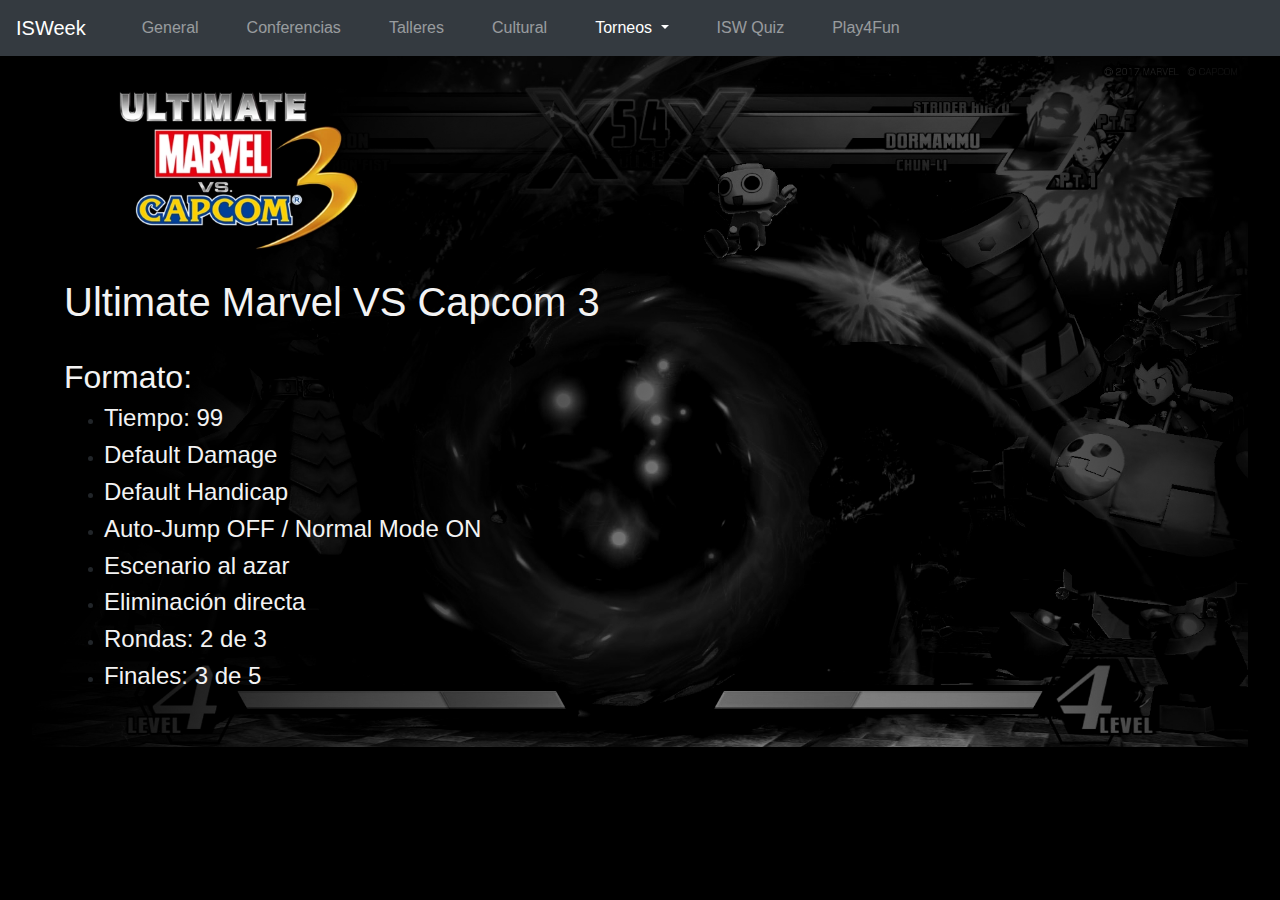
<file: umvc.html>
<!doctype html>
<html lang="en">

<head>
    <!-- Required meta tags -->
    <meta charset="utf-8">
    <meta name="viewport" content="width=device-width, initial-scale=1, shrink-to-fit=no">

    <!-- Bootstrap CSS -->
    <link rel="stylesheet" href="https://maxcdn.bootstrapcdn.com/bootstrap/4.0.0/css/bootstrap.min.css" integrity="sha384-Gn5384xqQ1aoWXA+058RXPxPg6fy4IWvTNh0E263XmFcJlSAwiGgFAW/dAiS6JXm"
        crossorigin="anonymous">
        <link rel="stylesheet" href="https://cdn.jsdelivr.net/npm/animate.css@3.5.2/animate.min.css">
    <link href="style.css" rel="stylesheet">
    <title>Semana ISW</title>
</head>

<body>
    <header>
        <nav class="navbar navbar-expand-lg navbar-dark bg-dark">
            <a class="navbar-brand" href="#">ISWeek</a>
            <button class="navbar-toggler" type="button" data-toggle="collapse" data-target="#navbarSupportedContent" aria-controls="navbarSupportedContent"
                aria-expanded="false" aria-label="Toggle navigation">
                <span class="navbar-toggler-icon"></span>
            </button>

            <div class="collapse navbar-collapse" id="navbarSupportedContent">
                <ul class="navbar-nav mr-auto">
                    <li class="nav-item">
                        <a class="nav-link" href="index.html">General
                            <span class="sr-only">(current)</span>
                        </a>
                    </li>
                    <li class="nav-item">
                        <a class="nav-link" href="conferencias.html">Conferencias</a>
                    </li>
                    <li class="nav-item">
                        <a class="nav-link" href="talleres.html">Talleres</a>
                    </li>
                    <li class="nav-item">
                        <a class="nav-link" href="culturales.html">Cultural</a>
                    </li>
                    <li class="nav-item dropdown active">
                        <a class="nav-link dropdown-toggle" href="#" id="navbarDropdown" role="button" data-toggle="dropdown" aria-haspopup="true"
                            aria-expanded="false">
                            Torneos
                        </a>
                        <div class="dropdown-menu" aria-labelledby="navbarDropdown">
                            <a class="dropdown-item" href="melee.html">Super Smash Bros. Melee</a>
                            <a class="dropdown-item" href="umvc.html">Ultimate Marvel VS Capcom 3</a>
                            <a class="dropdown-item" href="strikers.html">Super Mario Strikers</a>
                            <a class="dropdown-item" href="mariokart.html">Mario Kart</a>
                            <div class="dropdown-divider"></div>
                            <a class="dropdown-item" href="football.html">Football</a>
                            <a class="dropdown-item" href="basket.html">Basket</a>
                        </div>
                    </li>
                    <li class="nav-item">
                        <a class="nav-link" href="quiz.html">ISW Quiz</a>
                    </li>
                    <li class="nav-item">
                        <a class="nav-link" href="play.html">Play4Fun</a>
                    </li>
                    <!--Por si las moscas
                        <li class="nav-item">
                          <a class="nav-link disabled" href="#">Proximamente</a>
                        </li>-->
                </ul>
                <!-- Search pa cuando lo sepamos usar
                <form class="form-inline my-2 my-lg-0">
                    <input class="form-control mr-sm-2" type="search" placeholder="Search" aria-label="Search">
                    <button class="btn btn-outline-success my-2 my-sm-0" type="submit">Search</button>
                </form>-->
            </div>
        </nav>
    </header>
    <!--Aqui termina el Header y Navbar-->
    <div class="customcontainer marvel animated zoomIn">
        <img class="logomarvel" src="umvc3logo.png">
        <br>
        <h1>Ultimate Marvel VS Capcom 3</h1>
        <br>
        <h2>Formato: </h2>
        <ul>
            <li>
                <h4>Tiempo: 99</h4>
            </li>
            <li>
                <h4>Default Damage</h4>
            </li>
            <li>
                <h4>Default Handicap</h4>
            </li>
            <li>
                <h4>Auto-Jump OFF / Normal Mode ON</h4>
            </li>
            <li>
                <h4>Escenario al azar</h4>
            </li>
            <li>
                <h4>Eliminación directa</h4>
            </li>
            <li>
                <h4>Rondas: 2 de 3</h4>
            </li>
            <li>
                <h4>Finales: 3 de 5</h4>
            </li>
        </ul>
        
    </div>

    <!-- Optional JavaScript -->
    <!-- jQuery first, then Popper.js, then Bootstrap JS -->
    <script src="https://code.jquery.com/jquery-3.2.1.slim.min.js" integrity="sha384-KJ3o2DKtIkvYIK3UENzmM7KCkRr/rE9/Qpg6aAZGJwFDMVNA/GpGFF93hXpG5KkN"
        crossorigin="anonymous"></script>
    <script src="https://cdnjs.cloudflare.com/ajax/libs/popper.js/1.12.9/umd/popper.min.js" integrity="sha384-ApNbgh9B+Y1QKtv3Rn7W3mgPxhU9K/ScQsAP7hUibX39j7fakFPskvXusvfa0b4Q"
        crossorigin="anonymous"></script>
    <script src="https://maxcdn.bootstrapcdn.com/bootstrap/4.0.0/js/bootstrap.min.js" integrity="sha384-JZR6Spejh4U02d8jOt6vLEHfe/JQGiRRSQQxSfFWpi1MquVdAyjUar5+76PVCmYl"
        crossorigin="anonymous"></script>
</body>

</html>
</file>
<file: style.css>
body {
    background-position: center;
    background-color: black;
    background-size: cover;
}

.nav-item {
    margin-left: 2em;
}

.customcontainer {
    display: flex;
    flex-wrap: wrap;
    flex-direction: column;
    background-position: center;
    background-image: url("melee.jpg");
    background-size: cover;
    padding: 2em;
    margin-left: 2em;
    margin-right: 2em;
}

/*nuevo*/
.meleeslide {
    box-shadow: 2px solid black;
}

#altbody {
    background-color: #f3f3f3;
}

@media (min-width: 800px){
    .melee {
        max-height: 830px;
    }
    .meleeslide {
        width: 600px;
        height: 400px;
    }
}

@media (max-width: 800px){
    .melee {
        align-content: center;
        margin: 0px;
    }
    .marvel {
        align-content: center;
        margin: 0px;
    }
    .strikers {
        align-content: center;
        margin: 0px;
    }
    .mariokart {
        align-content: center;
        margin: 0px;
    }
    .football {
        align-content: center;
        margin: 0px;
    }
    .meleeslide {
        width: 300px;
        height: 200px;
    }
}

.marvel {
    background-image: url("umvc3.jpg");
}

.strikers {
    background-image: url("strikers.jpg");
}

.mariokart {
    background-image: url("mariokart.jpg");
}

.football {
    background-image: url("football.jpg");
}

.logo {
    width: 300px;
    height: 120px;
}

.logomarvel {
    width: 300px;
    height: 166px;
}

.logostrikers {
    width: 300px;
    height: 162px;
}

.logomariokart {
    width: 412px;
    height: 120px;
}

@media (max-width: 800px) {
    .logomariokart {
        width: 300px;
    }
}

h1, h2, h3, h4, h5, h6 {
    color: #f3f3f3;
}

h1  .h1{
    color: black;
}

h2 .h2{
    color: black;
}
h4 .h4{
color:black;
}
</file>
<file: quizstyle.css>
body {
    background-position: center;
    background-color: #f3f3f3;
    background-size: cover;
}

.customcontainerquiz {
    display: flex;
    flex-wrap: wrap;
    flex-direction: row;
    background-size: cover;
    align-content: center;
    justify-content: center;
    padding: 2em;
    margin-left: 4em;
    margin-right: 4em;
}

.quizcontainer {
    display: flex;
    width: 100%;
    justify-content: center;
    align-content: center;
    align-items: center;
    padding: 1em;
}

.alternativecontainer {
    background-color: #e3e3e3;
}

@media (max-width:800px){
    .customcontainerquiz {
        margin: 0px;
    }
}

.firstcontainer {
    padding-top: 2em;
}

.lastcontainer {
    padding-bottom: 2em;
}

.play4fun {
    background-image: url(play4fun.jpg);
    
}

.slideshow {
    margin-bottom: 3em;
    padding: 0px;
    box-shadow: 10px 10px 5px grey;
}

h1 {
    font-size: 4em;
    color: #3f3f3f;
}

h2, h3, h5 {
    color: #3f3f3f;
}

h3 {
    text-align: center;
    width: 800px;
}

.alternativequizcontainer {
    width: 600px;
}

.cardcontainer {
    padding: 0px;
}

@media (max-width: 800px) {
    .cardcontainer {
        flex-wrap: wrap;
        justify-content: space-around;
    }
}

.card {
    margin-top: 2em;
}


/*
@media (max-width: 800px){
    h3 {
        font-size: 1em;
    }
}*/
</file>
